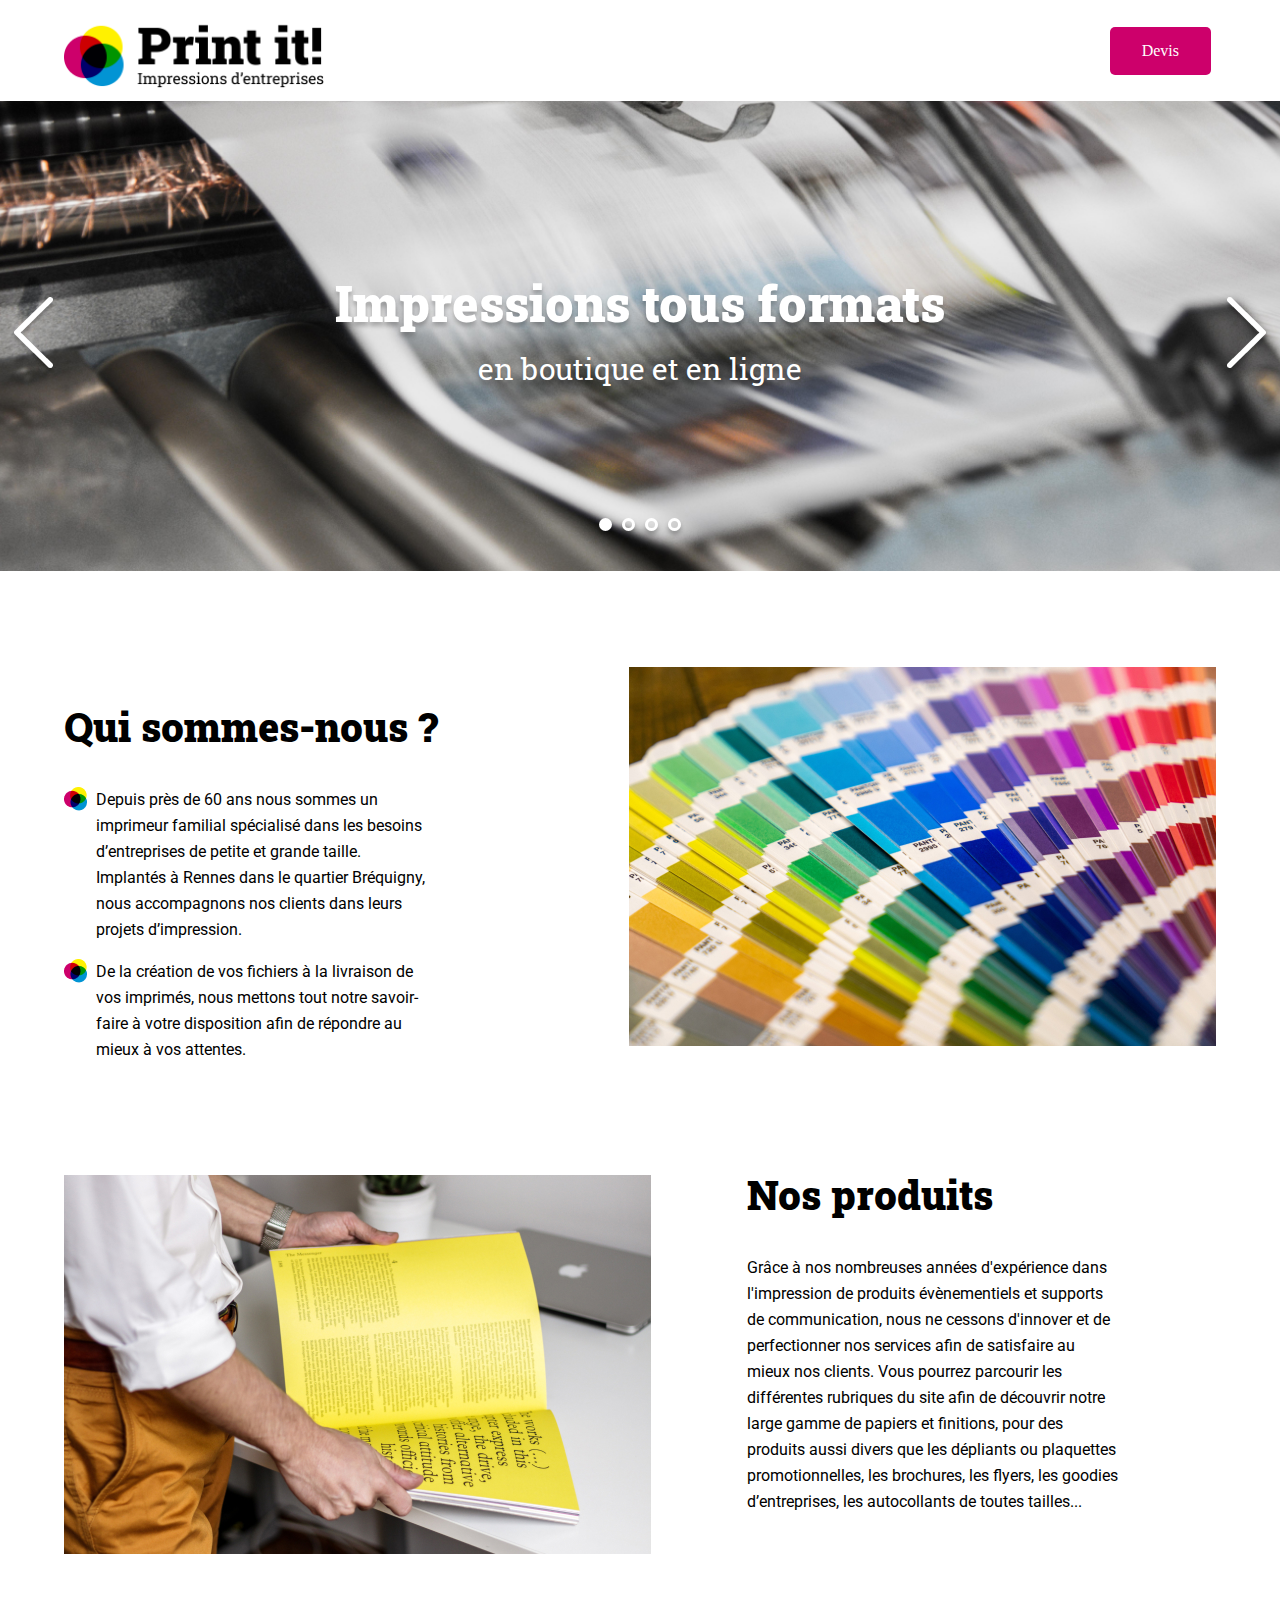
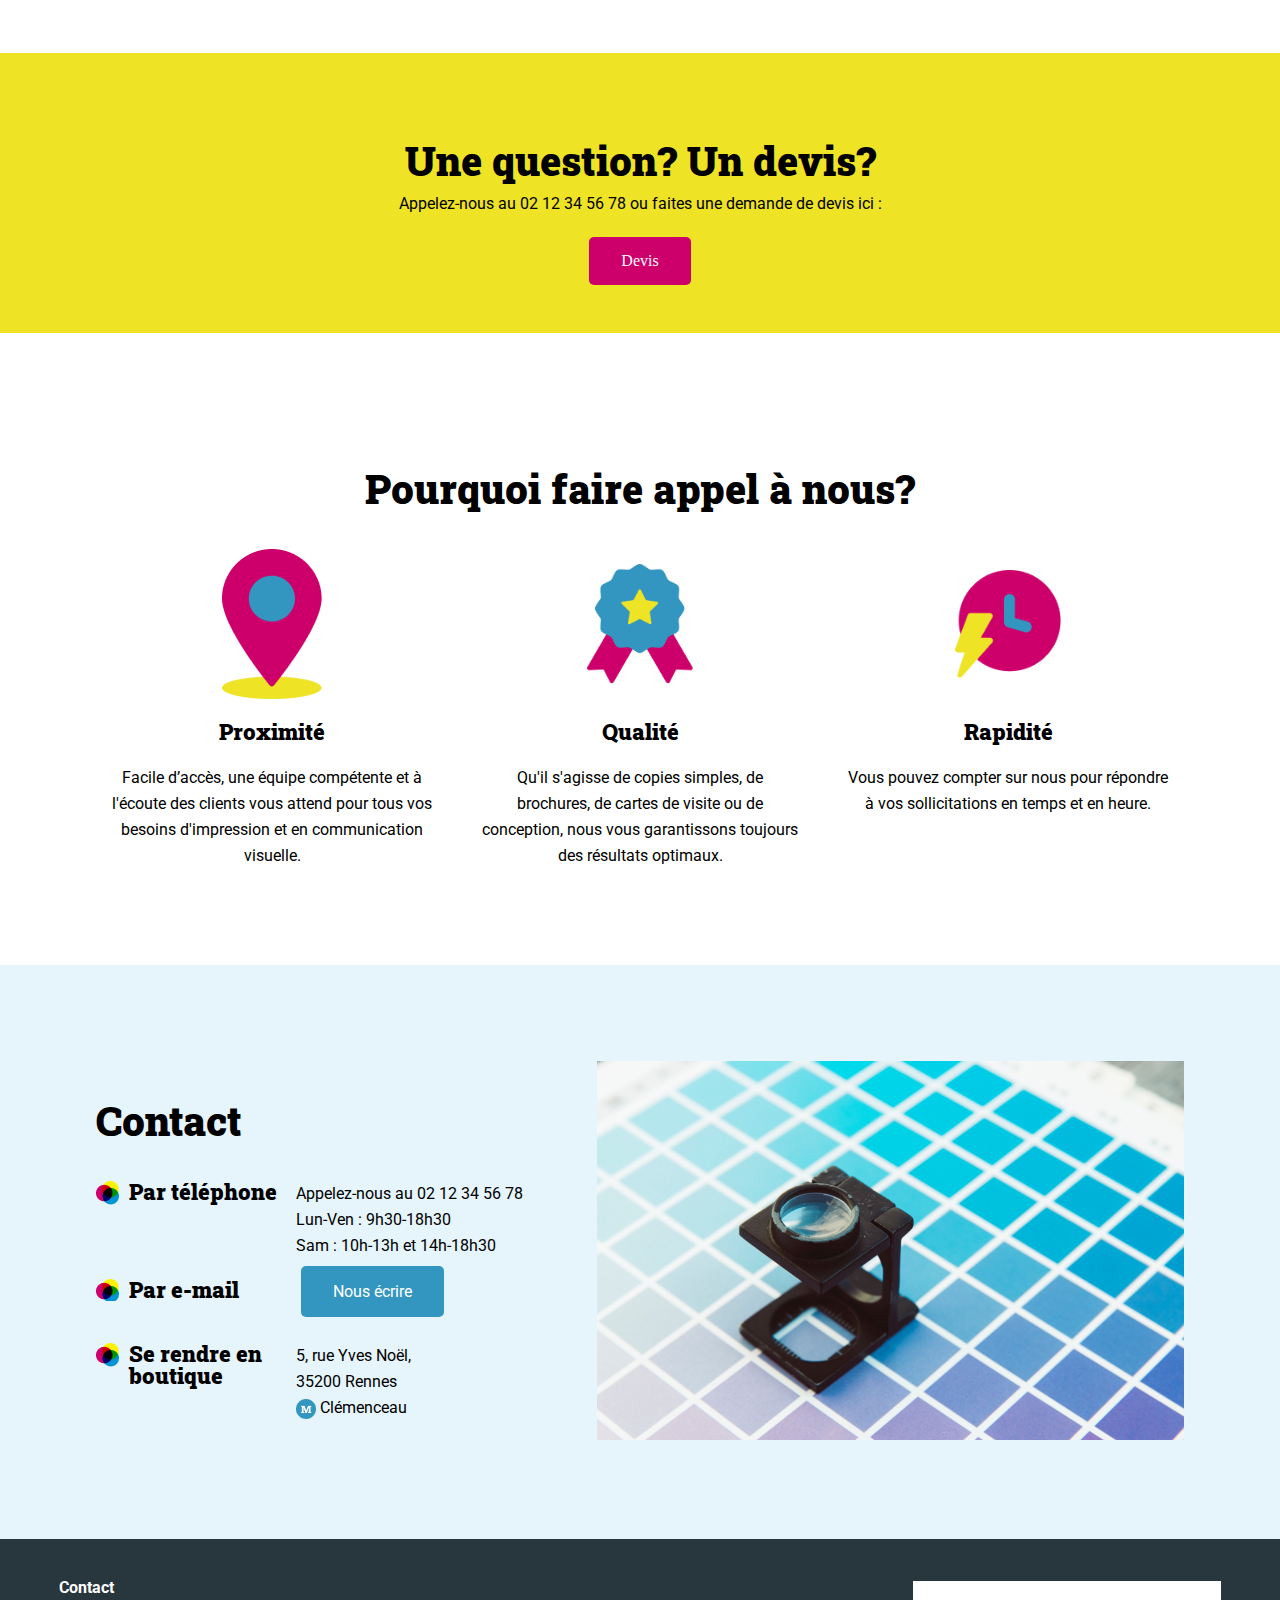
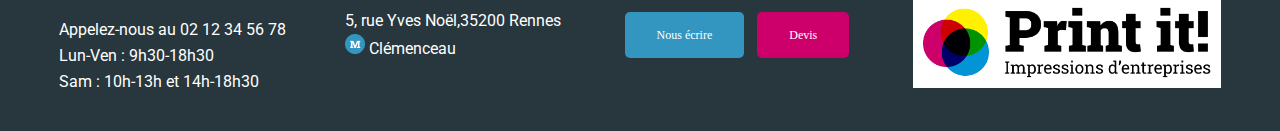
<file: index.html>
<!DOCTYPE html>
<html lang="fr">
<head>
	<meta charset="UTF-8">
	<meta name="viewport" content="width=device-width, initial-scale=1.0">
	<title>Print it ! - Impressions d'entreprise</title>
	<link rel="stylesheet" href="./assets/style.css">
	<link rel="preconnect" href="https://fonts.googleapis.com">
	<link rel="preconnect" href="https://fonts.gstatic.com" crossorigin>
	<link href="https://fonts.googleapis.com/css2?family=Roboto:wght@400;700&family=Roboto+Slab:wght@400;900&display=swap" rel="stylesheet">
	<!-- <script src="https://kit.fontawesome.com/b5b61096f1.js" crossorigin="anonymous"></script> -->
</head>
<body>
<header class="container">
	<h1>
		<img class="logo" src="./assets/images/logo.png" alt="Print it ! Impressions d'entreprises" >
	</h1>
	<a class="btn devis" href="mailto:contact@print-it.tld">Devis</a>
</header>
<main>
	<div id="banner">
		
		<img  class="arrow arrow_right" src="assets/images/arrow_right.png" alt="fleche de droite">
		<img  class="arrow arrow_left" src="assets/images/arrow_left.png" alt="fleche de gauche">
		<img class="banner-img" src="./assets/images/slideshow/slide1.jpg" alt="Banner Print-it">
		<p>Impressions tous formats <span>en boutique et en ligne</span></p>
		<div class="dots">
			
		</div>
	</div>
	<section id="about-us" class="container">
		<div>
			<h2>Qui sommes-nous ?</h2>
			<ul>
				<li>Depuis près de 60 ans nous sommes un imprimeur familial spécialisé dans les besoins d’entreprises de petite et grande taille. Implantés à Rennes dans le quartier Bréquigny, nous accompagnons nos clients dans leurs projets d’impression.</li>
				<li>De la création de vos fichiers à la livraison de vos imprimés, nous mettons tout notre savoir-faire à votre disposition afin de répondre au mieux à vos attentes.</li>
			</ul>
		</div>
		<aside>
			<img src="./assets/images/colors.jpg" alt="palette multicolore">
		</aside>
	</section>
	<section id="products" class="container">
		<div>
			<h2>Nos produits</h2>
			<p>Grâce à nos nombreuses années d'expérience dans l'impression de produits évènementiels et supports de communication, nous ne cessons d'innover et de perfectionner nos services afin de satisfaire au mieux nos clients. Vous pourrez parcourir les différentes rubriques du site afin de découvrir notre large gamme de papiers et finitions, pour des produits aussi divers que les dépliants ou plaquettes promotionnelles, les brochures, les flyers, les goodies d’entreprises, les autocollants de toutes tailles... </p>
		</div>
		<aside>
			<img src="./assets/images/yellow-book.jpg" alt="Imprimeur avec un livre jaune dans les mains">
		</aside>

	</section>
	<section id="question" class="bg-yellow">
		<h2>Une question? Un devis?</h2>
		<p>Appelez-nous au 02 12 34 56 78 ou faites une demande de devis ici :</p>
		<a href="mailto:contact@print-it.tld" class="btn devis">Devis</a>
	</section>
	<section id="why-us" class="container">
		<h2>Pourquoi faire appel à nous?</h2>
		<div>
			<article>
				<img src="./assets/images/proximity-icon.png" alt="Icone Proximité">
				<h3>Proximité</h3>
				<p>Facile d’accès, une équipe compétente et à l'écoute des clients vous attend pour tous vos besoins d'impression et en communication visuelle.</p>
			</article>
			<article>
				<img src="./assets/images/quality-icon.png" alt="Icone Qualité">
				<h3>Qualité</h3>
				<p>Qu'il s'agisse de copies simples, de brochures, de cartes de visite ou de conception, nous vous garantissons toujours des résultats optimaux.</p>
			</article>
			<article>
				<img src="./assets/images/speedy-icon.png" alt="Rapidité Qualité">
				<h3>Rapidité</h3>
				<p>Vous pouvez compter sur nous pour répondre à vos sollicitations en temps et en heure.</p>
			</article>
		</div>
	</section>
	<section id="contact" class="bg-lightblue">
		<div class="container">
			<div>
				<h2>Contact</h2>
				<div>
					<h3>Par téléphone</h3>
					<ul>
						<li>Appelez-nous au 02 12 34 56 78</li>
						<li>Lun-Ven : 9h30-18h30</li>
						<li>Sam : 10h-13h et 14h-18h30</li>
					</ul>
				</div>
				<div>
					<h3>Par e-mail</h3>
					<p>
						<a href="mailto:contact@print-it.tld" class="btn">Nous écrire</a>
					</p>
				</div>
				<div>
					<h3>Se rendre en boutique</h3>
					<p>5, rue Yves Noël,<br>
						35200 Rennes<br>
						<img class="inline-icon" src="./assets/images/metro.png" alt="metro"/> Clémenceau</p>
				</div>
			</div>
			<div>
				<img src="./assets/images/magnifying-glass.jpg" alt="Loupe avec palette bleue">
			</div>

		</div>
	</section>
</main>
<footer>
	<div>
		<p class="footer-contact">Contact</p>
		<ul>
			<li>Appelez-nous au 02 12 34 56 78</li>
			<li>Lun-Ven : 9h30-18h30</li>
			<li>Sam : 10h-13h et 14h-18h30</li>
		</ul>
	</div>
	<div>
		<p>5, rue Yves Noël,35200 Rennes<br>
			<img src="./assets/images/metro.png" alt="metro"/> Clémenceau</p>
	</div>
	<div>
		<a href="mailto:contact@print-it.tld" class="btn">Nous écrire</a>
		<a href="mailto:contact@print-it.tld?subject=Demande&nbsp;de&nbsp;devis" class="btn devis">Devis</a>
	</div>
	<div>
		<img class="footer-logo" src="./assets/images/logo.png" alt="Print it ! Impressions d'entreprises" >
	</div>
</footer>
<script src="./assets/script.js"></script>
</body>
</html>
</file>
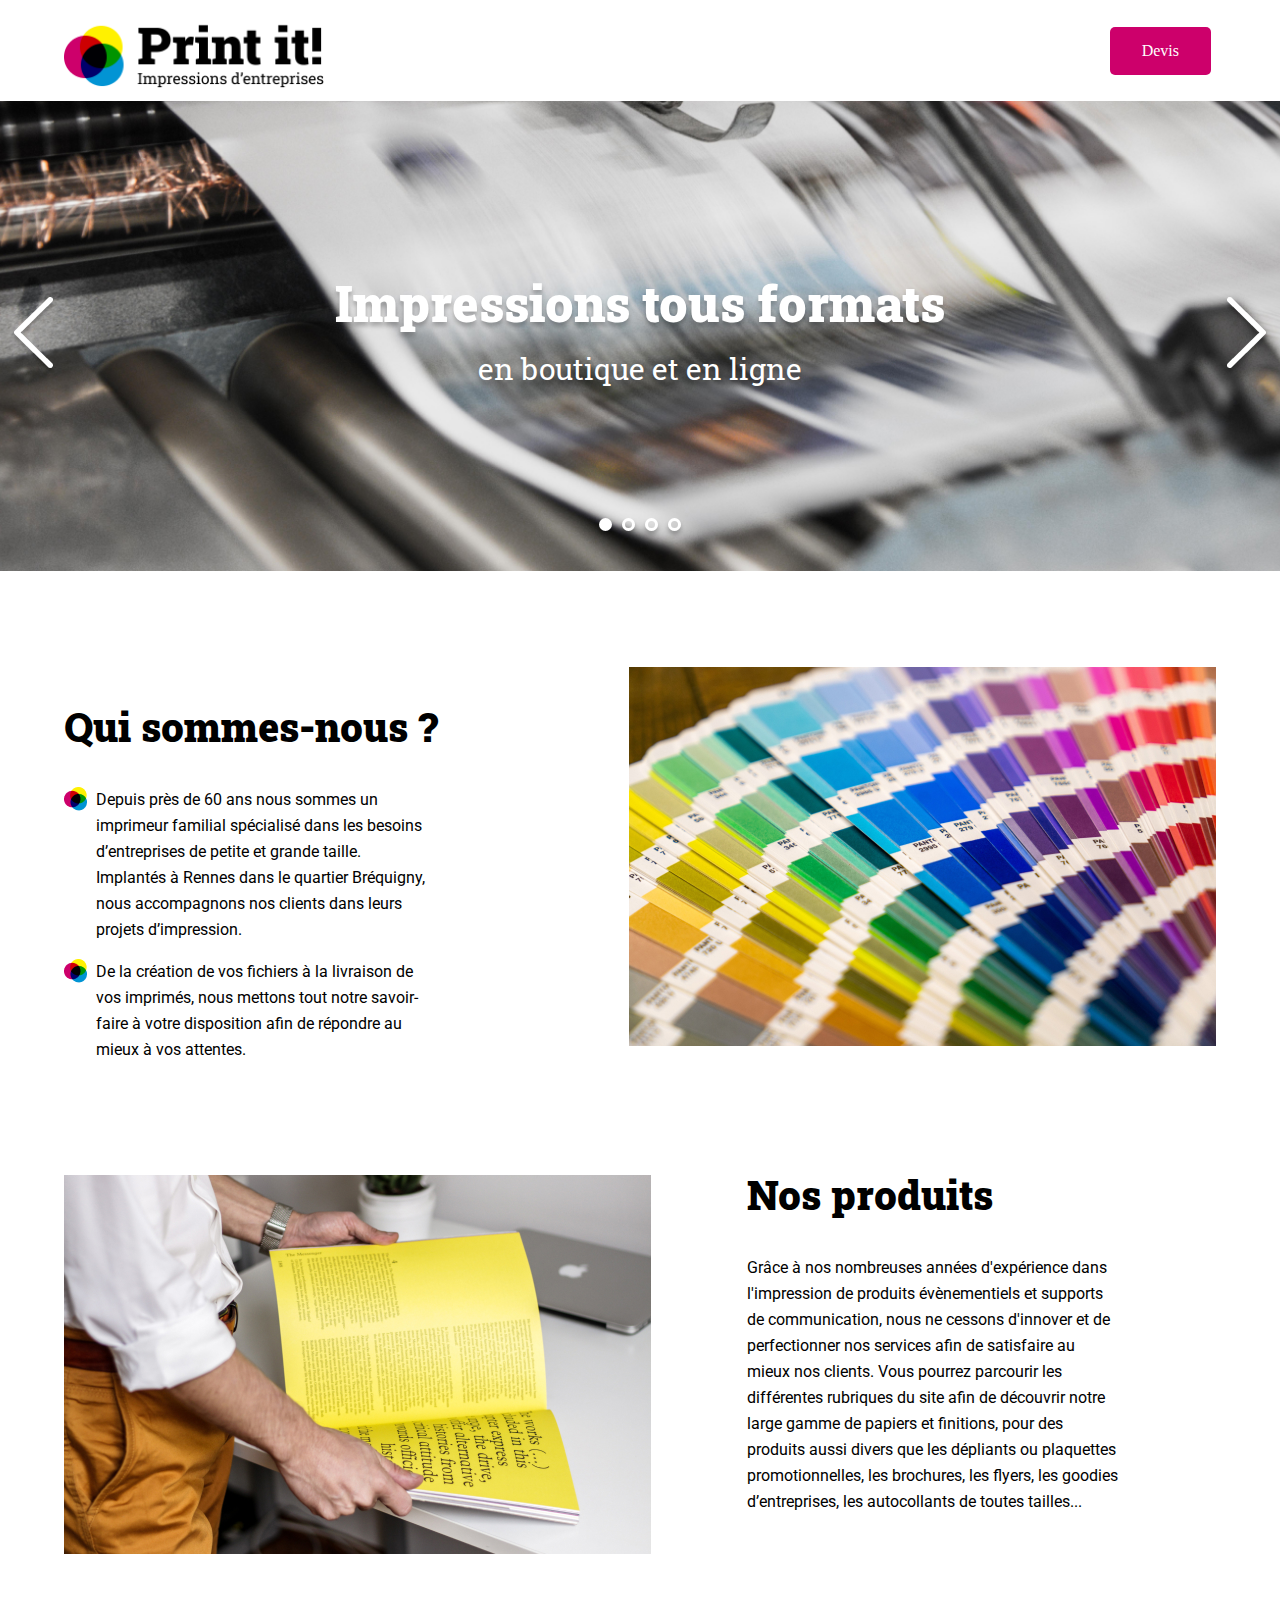
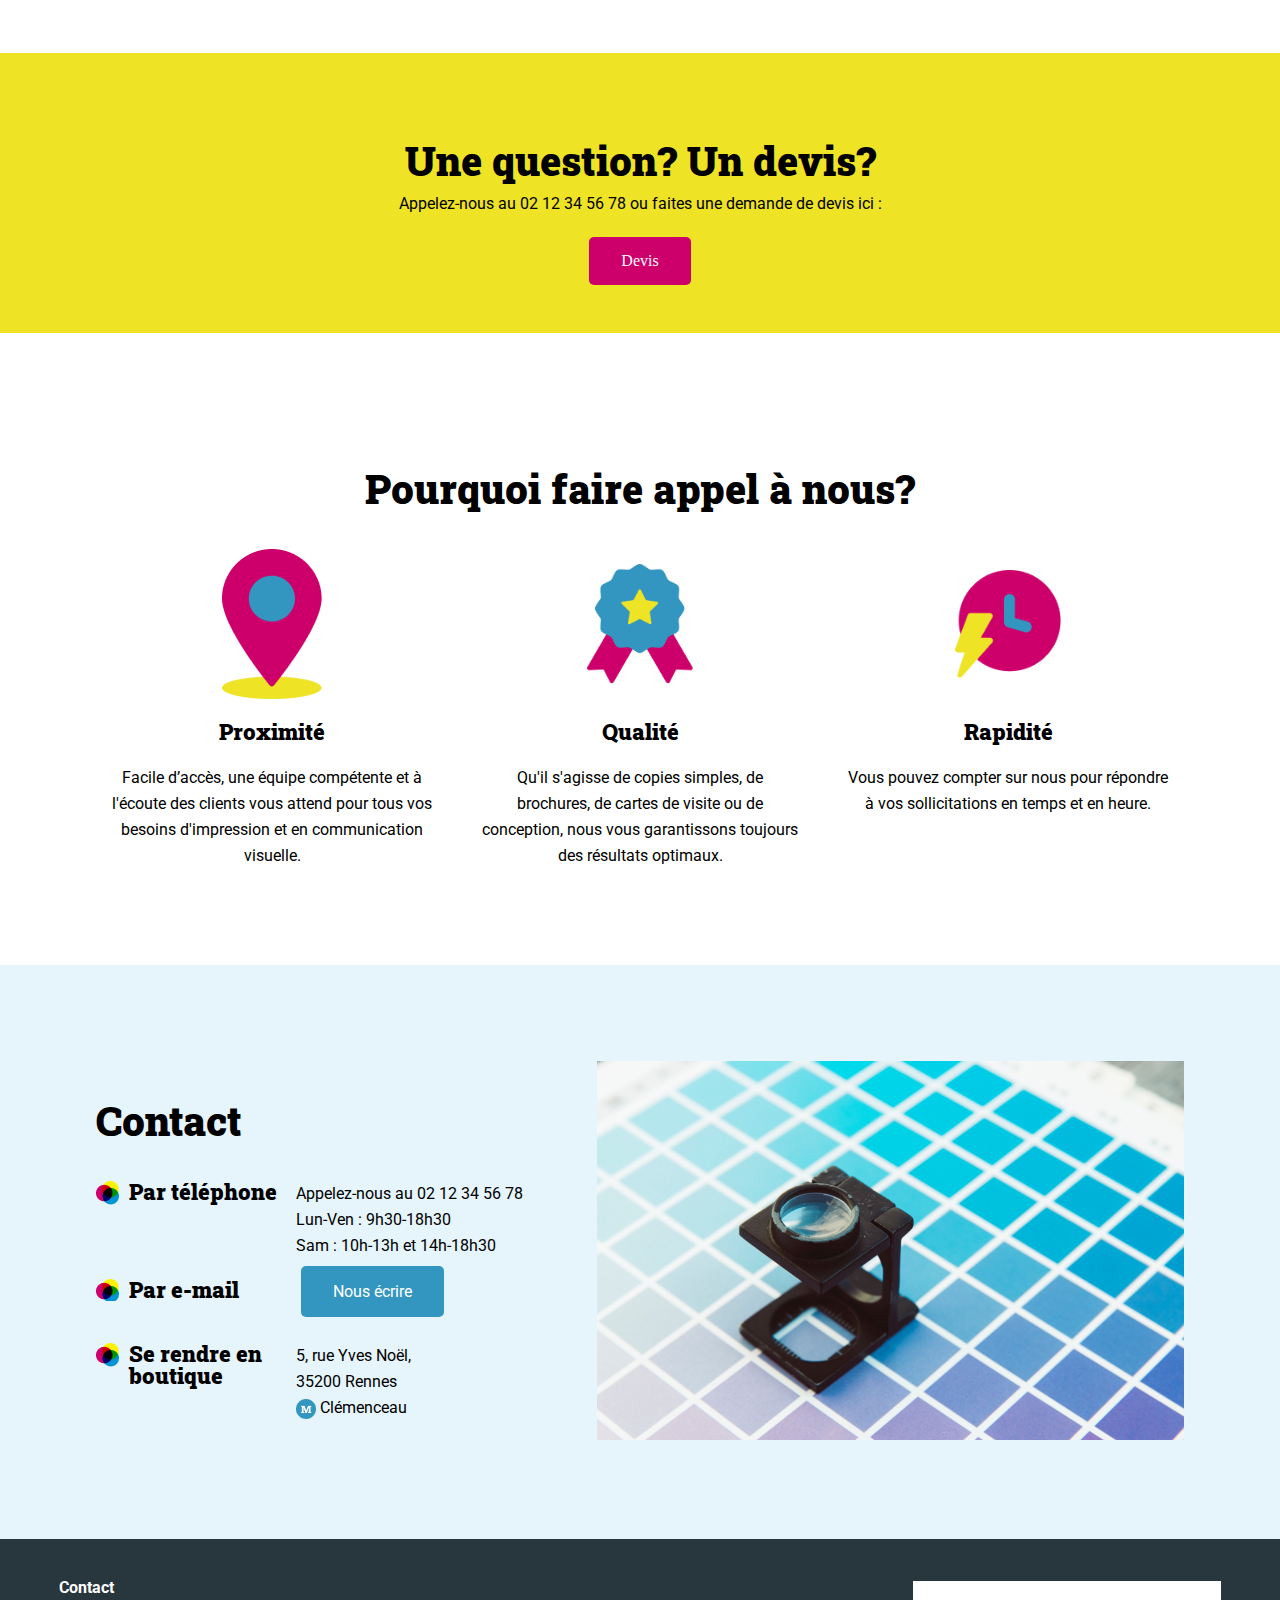
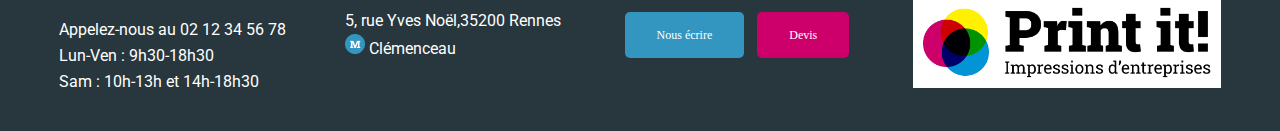
<file: Print-it-JS/index.html>
<!DOCTYPE html>
<html lang="fr">
<head>
	<meta charset="UTF-8">
	<meta name="viewport" content="width=device-width, initial-scale=1.0">
	<title>Print it ! - Impressions d'entreprise</title>
	<link rel="stylesheet" href="./assets/style.css">
	<link rel="preconnect" href="https://fonts.googleapis.com">
	<link rel="preconnect" href="https://fonts.gstatic.com" crossorigin>
	<link href="https://fonts.googleapis.com/css2?family=Roboto:wght@400;700&family=Roboto+Slab:wght@400;900&display=swap" rel="stylesheet">
	<!-- <script src="https://kit.fontawesome.com/b5b61096f1.js" crossorigin="anonymous"></script> -->
</head>
<body>
<header class="container">
	<h1>
		<img class="logo" src="./assets/images/logo.png" alt="Print it ! Impressions d'entreprises" >
	</h1>
	<a class="btn devis" href="mailto:contact@print-it.tld">Devis</a>
</header>
<main>
	<div id="banner">
		
		<img  class="arrow arrow_right" src="assets/images/arrow_right.png" alt="fleche de droite">
		<img  class="arrow arrow_left" src="assets/images/arrow_left.png" alt="fleche de gauche">
		<img class="banner-img" src="./assets/images/slideshow/slide1.jpg" alt="Banner Print-it">
		<p>Impressions tous formats <span>en boutique et en ligne</span></p>
		<div class="dots">
			<div class="dot dot_selected"></div>
			<div class="dot"></div>
			<div class="dot"></div>
			<div class="dot"></div>
		</div>
	</div>
	<section id="about-us" class="container">
		<div>
			<h2>Qui sommes-nous ?</h2>
			<ul>
				<li>Depuis près de 60 ans nous sommes un imprimeur familial spécialisé dans les besoins d’entreprises de petite et grande taille. Implantés à Rennes dans le quartier Bréquigny, nous accompagnons nos clients dans leurs projets d’impression.</li>
				<li>De la création de vos fichiers à la livraison de vos imprimés, nous mettons tout notre savoir-faire à votre disposition afin de répondre au mieux à vos attentes.</li>
			</ul>
		</div>
		<aside>
			<img src="./assets/images/colors.jpg" alt="palette multicolore">
		</aside>
	</section>
	<section id="products" class="container">
		<div>
			<h2>Nos produits</h2>
			<p>Grâce à nos nombreuses années d'expérience dans l'impression de produits évènementiels et supports de communication, nous ne cessons d'innover et de perfectionner nos services afin de satisfaire au mieux nos clients. Vous pourrez parcourir les différentes rubriques du site afin de découvrir notre large gamme de papiers et finitions, pour des produits aussi divers que les dépliants ou plaquettes promotionnelles, les brochures, les flyers, les goodies d’entreprises, les autocollants de toutes tailles... </p>
		</div>
		<aside>
			<img src="./assets/images/yellow-book.jpg" alt="Imprimeur avec un livre jaune dans les mains">
		</aside>

	</section>
	<section id="question" class="bg-yellow">
		<h2>Une question? Un devis?</h2>
		<p>Appelez-nous au 02 12 34 56 78 ou faites une demande de devis ici :</p>
		<a href="mailto:contact@print-it.tld" class="btn devis">Devis</a>
	</section>
	<section id="why-us" class="container">
		<h2>Pourquoi faire appel à nous?</h2>
		<div>
			<article>
				<img src="./assets/images/proximity-icon.png" alt="Icone Proximité">
				<h3>Proximité</h3>
				<p>Facile d’accès, une équipe compétente et à l'écoute des clients vous attend pour tous vos besoins d'impression et en communication visuelle.</p>
			</article>
			<article>
				<img src="./assets/images/quality-icon.png" alt="Icone Qualité">
				<h3>Qualité</h3>
				<p>Qu'il s'agisse de copies simples, de brochures, de cartes de visite ou de conception, nous vous garantissons toujours des résultats optimaux.</p>
			</article>
			<article>
				<img src="./assets/images/speedy-icon.png" alt="Rapidité Qualité">
				<h3>Rapidité</h3>
				<p>Vous pouvez compter sur nous pour répondre à vos sollicitations en temps et en heure.</p>
			</article>
		</div>
	</section>
	<section id="contact" class="bg-lightblue">
		<div class="container">
			<div>
				<h2>Contact</h2>
				<div>
					<h3>Par téléphone</h3>
					<ul>
						<li>Appelez-nous au 02 12 34 56 78</li>
						<li>Lun-Ven : 9h30-18h30</li>
						<li>Sam : 10h-13h et 14h-18h30</li>
					</ul>
				</div>
				<div>
					<h3>Par e-mail</h3>
					<p>
						<a href="mailto:contact@print-it.tld" class="btn">Nous écrire</a>
					</p>
				</div>
				<div>
					<h3>Se rendre en boutique</h3>
					<p>5, rue Yves Noël,<br>
						35200 Rennes<br>
						<img class="inline-icon" src="./assets/images/metro.png" alt="metro"/> Clémenceau</p>
				</div>
			</div>
			<div>
				<img src="./assets/images/magnifying-glass.jpg" alt="Loupe avec palette bleue">
			</div>

		</div>
	</section>
</main>
<footer>
	<div>
		<p class="footer-contact">Contact</p>
		<ul>
			<li>Appelez-nous au 02 12 34 56 78</li>
			<li>Lun-Ven : 9h30-18h30</li>
			<li>Sam : 10h-13h et 14h-18h30</li>
		</ul>
	</div>
	<div>
		<p>5, rue Yves Noël,35200 Rennes<br>
			<img src="./assets/images/metro.png" alt="metro"/> Clémenceau</p>
	</div>
	<div>
		<a href="mailto:contact@print-it.tld" class="btn">Nous écrire</a>
		<a href="mailto:contact@print-it.tld?subject=Demande&nbsp;de&nbsp;devis" class="btn devis">Devis</a>
	</div>
	<div>
		<img class="footer-logo" src="./assets/images/logo.png" alt="Print it ! Impressions d'entreprises" >
	</div>
</footer>
<script src="./assets/script.js"></script>
</body>
</html>
</file>
<file: assets/style.css>
/* variables declaration */
:root {
	--primary-color: #3396C0;
	--secondary-color: #CD006B;
	--third-color: #EEE325;
}

/* Reset CSS */
* {
	-webkit-box-sizing: border-box;
	-moz-box-sizing: border-box;
	box-sizing: border-box;
}
html, body, div, span, applet, object, iframe,
h1, h2, h3, h4, h5, h6, p, blockquote, pre,
a, abbr, acronym, address, big, cite, code,
del, dfn, em, img, ins, kbd, q, s, samp,
small, strike, strong, sub, sup, tt, var,
b, u, i, center,
dl, dt, dd, ol, ul, li,
fieldset, form, label, legend,
table, caption, tbody, tfoot, thead, tr, th, td,
article, aside, canvas, details, embed,
figure, figcaption, footer, header, hgroup,
menu, nav, output, ruby, section, summary,
time, mark, audio, video {
	margin: 0;
	padding: 0;
	border: 0;
	font: inherit;
	font-size: 100%;
	vertical-align: baseline;
}
/* HTML5 display-role reset for older browsers */
article, aside, details, figcaption, figure,
footer, header, hgroup, menu, nav, section {
	display: block;
}
body {
	line-height: 1;
}
ol, ul {
	list-style: none;
}
blockquote, q {
	quotes: none;
}
blockquote:before, blockquote:after,
q:before, q:after {
	content: none;
}
table {
	border-collapse: collapse;
	border-spacing: 0;
}
body {

}
section {
	margin-block: 6em;
}
h2 {
	font-family: 'Roboto Slab', sans-serif;
	font-size: 40px;
	font-weight: 900;
	margin-block: 1em;
}
h3{
	font-family: 'Roboto Slab', sans-serif;
	font-size: 22px;
	font-weight: 900;
	margin-block: 1em;
}

p, li {
	font-family: Roboto, sans-serif;
	font-size: 16px;
	line-height: 26px;
}
.container {
	max-width: 1440px;
	margin-inline:auto;
	padding-inline: 5%;
}
header {
	display: flex;
	justify-content: space-between;
	align-items: center;
}
.logo{
	width: 260px;
	margin-block: 10px;
}

.btn {
	background-color: var(--primary-color) ;
	padding: 16px 32px;
	margin-inline:5px;
	border-radius: 5px;
	color: white;
	text-decoration: none;
}
.devis {
	background-color: var(--secondary-color);
}

#banner {
	display: flex;
	flex-direction: column;
	align-items: center;
	justify-content: center;
	width: 100%;
	min-height: 470px;
	position: relative;
	
}
.banner-img {
	position: absolute;
	width: 100%;
	height: 100%;
	z-index: -1;
	object-fit: cover;
	object-position: center;
}
/* Code CSS en prévision de l'ajout d'un carousel pour la bannière */
/* Gestion des fleches du carrousel */
#banner .arrow {
	position: absolute;
}
#banner .arrow_left {
	left: 10px;
}
#banner .arrow_right {
	right: 10px;
}
/* Gestion des points du carrousel */
.dots {
	position: absolute;
	bottom: 40px;
	display: flex;
}
.dot {
	margin-inline: 5px;
	width: 13px;
	height: 13px;
	background-color: #ffffff00;
	border: 3px solid #fff;
	border-radius: 100%;
	box-shadow: 0 4px 4px rgba(0, 0, 0, 0.25);;
}
.dot_selected {
	background-color: #fff;
}
/* Fin du code CSS pour le carousel */
#banner p {
	font-family: 'Roboto Slab', sans-serif;
	font-weight: 900;
	font-size: 50px;
	line-height: 66px;
	color: white;
	text-shadow: 0 4px 4px rgba(0, 0, 0, 0.25);
	text-align: center;
}
#banner span {
	display: block;
	font-weight: 400;
	font-size: 30px;
}
#about-us {
	display: flex;
}
#about-us article, #about-us aside {
	flex:1;
}
#about-us li {
	background: url("./images/tricolor-icon.png") no-repeat left top;
	font-size: 16px;
	line-height: 26px;
	padding-left:2em;
	width: 65%;
	margin-bottom: 1em;

}

#products {
	display: flex;
	align-items: flex-start;
	flex-direction: row-reverse;
}
#products div, #products aside {
	flex:1;
}
#products div {
	padding: 0 6em;
}
#products h2 {
	margin-top: 0;
}
.bg-yellow {
	background-color: var(--third-color);
}
#question {
	display: flex;
	flex-direction: column;
	align-items: center;
	padding-block: 3em;
}
#question h2 {
	margin-bottom: 10px;
}
#question p {
	margin-bottom: 20px;
}

#why-us {
	display: flex;
	flex-direction: column;
	text-align: center;
}
#why-us > div{
	display: flex;
	justify-content: space-evenly;
}
#why-us article {
	max-width: 320px;
	display: flex;
	flex-direction: column;
}
#why-us img {
	width: 33%;
	height: 150px;
	text-align: center;
	margin-inline: auto;
	margin-block: 0;
	object-fit: contain;
}

.bg-lightblue{
	background-color: #E6F4FB;
}
#contact {
	margin-bottom: 0;
}
#contact article, #contact div {
	flex:1;
}


#contact .container {
	flex-direction: row;
	display: flex;
	padding: 6em ;
}

#contact .container > div > div {
	display: flex;
	padding-bottom: 20px;
}

#contact h3 {
	margin-top: 0;
	background: url("./images/tricolor-icon.png") no-repeat left top;
	padding-left:1.5em;
	width: 200px;
}
.inline-icon {
	vertical-align: middle;
}
footer {
	background-color: #28363D;
	color: white;
	display: flex;
	padding-block: 3em;
	justify-content: space-evenly;
	font-size: 12px;
	align-items: center;
}
footer div {

	position: relative;
}
.footer-logo {
	background-color: white;
	max-width: 308px;
	padding: 10px;
}
.footer-contact {
	margin-bottom: 1em;
	font-weight: 700;
	font-size: 16px;

}

@media all and (max-width: 1250px) {
	#contact > article {
		flex: 2;
	}
}
</file>
<file: Print-it-JS/assets/style.css>
/* variables declaration */
:root {
	--primary-color: #3396C0;
	--secondary-color: #CD006B;
	--third-color: #EEE325;
}

/* Reset CSS */
* {
	-webkit-box-sizing: border-box;
	-moz-box-sizing: border-box;
	box-sizing: border-box;
}
html, body, div, span, applet, object, iframe,
h1, h2, h3, h4, h5, h6, p, blockquote, pre,
a, abbr, acronym, address, big, cite, code,
del, dfn, em, img, ins, kbd, q, s, samp,
small, strike, strong, sub, sup, tt, var,
b, u, i, center,
dl, dt, dd, ol, ul, li,
fieldset, form, label, legend,
table, caption, tbody, tfoot, thead, tr, th, td,
article, aside, canvas, details, embed,
figure, figcaption, footer, header, hgroup,
menu, nav, output, ruby, section, summary,
time, mark, audio, video {
	margin: 0;
	padding: 0;
	border: 0;
	font: inherit;
	font-size: 100%;
	vertical-align: baseline;
}
/* HTML5 display-role reset for older browsers */
article, aside, details, figcaption, figure,
footer, header, hgroup, menu, nav, section {
	display: block;
}
body {
	line-height: 1;
}
ol, ul {
	list-style: none;
}
blockquote, q {
	quotes: none;
}
blockquote:before, blockquote:after,
q:before, q:after {
	content: none;
}
table {
	border-collapse: collapse;
	border-spacing: 0;
}
body {

}
section {
	margin-block: 6em;
}
h2 {
	font-family: 'Roboto Slab', sans-serif;
	font-size: 40px;
	font-weight: 900;
	margin-block: 1em;
}
h3{
	font-family: 'Roboto Slab', sans-serif;
	font-size: 22px;
	font-weight: 900;
	margin-block: 1em;
}

p, li {
	font-family: Roboto, sans-serif;
	font-size: 16px;
	line-height: 26px;
}
.container {
	max-width: 1440px;
	margin-inline:auto;
	padding-inline: 5%;
}
header {
	display: flex;
	justify-content: space-between;
	align-items: center;
}
.logo{
	width: 260px;
	margin-block: 10px;
}

.btn {
	background-color: var(--primary-color) ;
	padding: 16px 32px;
	margin-inline:5px;
	border-radius: 5px;
	color: white;
	text-decoration: none;
}
.devis {
	background-color: var(--secondary-color);
}

#banner {
	display: flex;
	flex-direction: column;
	align-items: center;
	justify-content: center;
	width: 100%;
	min-height: 470px;
	position: relative;
	
}
.banner-img {
	position: absolute;
	width: 100%;
	height: 100%;
	z-index: -1;
	object-fit: cover;
	object-position: center;
}
/* Code CSS en prévision de l'ajout d'un carousel pour la bannière */
/* Gestion des fleches du carrousel */
#banner .arrow {
	position: absolute;
}
#banner .arrow_left {
	left: 10px;
}
#banner .arrow_right {
	right: 10px;
}
/* Gestion des points du carrousel */
.dots {
	position: absolute;
	bottom: 40px;
	display: flex;
}
.dot {
	margin-inline: 5px;
	width: 13px;
	height: 13px;
	background-color: #ffffff00;
	border: 3px solid #fff;
	border-radius: 100%;
	box-shadow: 0 4px 4px rgba(0, 0, 0, 0.25);;
}
.dot_selected {
	background-color: #fff;
}
/* Fin du code CSS pour le carousel */
#banner p {
	font-family: 'Roboto Slab', sans-serif;
	font-weight: 900;
	font-size: 50px;
	line-height: 66px;
	color: white;
	text-shadow: 0 4px 4px rgba(0, 0, 0, 0.25);
	text-align: center;
}
#banner span {
	display: block;
	font-weight: 400;
	font-size: 30px;
}
#about-us {
	display: flex;
}
#about-us article, #about-us aside {
	flex:1;
}
#about-us li {
	background: url("./images/tricolor-icon.png") no-repeat left top;
	font-size: 16px;
	line-height: 26px;
	padding-left:2em;
	width: 65%;
	margin-bottom: 1em;

}

#products {
	display: flex;
	align-items: flex-start;
	flex-direction: row-reverse;
}
#products div, #products aside {
	flex:1;
}
#products div {
	padding: 0 6em;
}
#products h2 {
	margin-top: 0;
}
.bg-yellow {
	background-color: var(--third-color);
}
#question {
	display: flex;
	flex-direction: column;
	align-items: center;
	padding-block: 3em;
}
#question h2 {
	margin-bottom: 10px;
}
#question p {
	margin-bottom: 20px;
}

#why-us {
	display: flex;
	flex-direction: column;
	text-align: center;
}
#why-us > div{
	display: flex;
	justify-content: space-evenly;
}
#why-us article {
	max-width: 320px;
	display: flex;
	flex-direction: column;
}
#why-us img {
	width: 33%;
	height: 150px;
	text-align: center;
	margin-inline: auto;
	margin-block: 0;
	object-fit: contain;
}

.bg-lightblue{
	background-color: #E6F4FB;
}
#contact {
	margin-bottom: 0;
}
#contact article, #contact div {
	flex:1;
}


#contact .container {
	flex-direction: row;
	display: flex;
	padding: 6em ;
}

#contact .container > div > div {
	display: flex;
	padding-bottom: 20px;
}

#contact h3 {
	margin-top: 0;
	background: url("./images/tricolor-icon.png") no-repeat left top;
	padding-left:1.5em;
	width: 200px;
}
.inline-icon {
	vertical-align: middle;
}
footer {
	background-color: #28363D;
	color: white;
	display: flex;
	padding-block: 3em;
	justify-content: space-evenly;
	font-size: 12px;
	align-items: center;
}
footer div {

	position: relative;
}
.footer-logo {
	background-color: white;
	max-width: 308px;
	padding: 10px;
}
.footer-contact {
	margin-bottom: 1em;
	font-weight: 700;
	font-size: 16px;

}

@media all and (max-width: 1250px) {
	#contact > article {
		flex: 2;
	}
}
</file>
